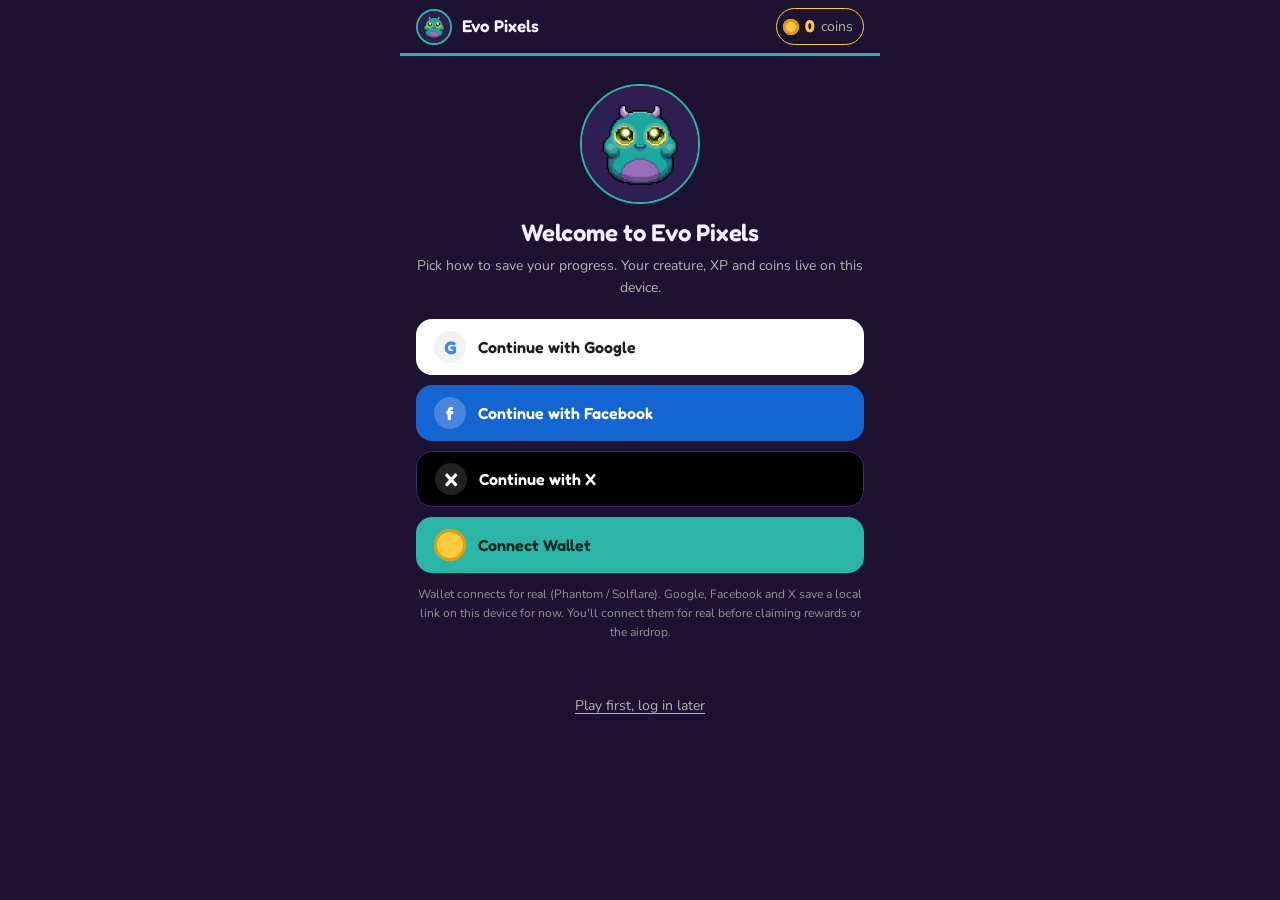
<file: game/index.html>
<!DOCTYPE html>
<html lang="en">
<head>
<meta charset="utf-8">
<meta name="viewport" content="width=device-width, initial-scale=1, viewport-fit=cover">
<title>Evo Pixels: Raise. Battle. Evolve.</title>
<meta name="description" content="Evo Pixels Telegram Mini App: raise your pixel creature, battle rivals, evolve it.">
<link rel="icon" href="data:image/svg+xml,%3Csvg xmlns='http://www.w3.org/2000/svg' viewBox='0 0 24 24'%3E%3Crect width='24' height='24' fill='%232ab5a6'/%3E%3Crect x='6' y='6' width='6' height='6' fill='%231e1233'/%3E%3Crect x='12' y='12' width='6' height='6' fill='%231e1233'/%3E%3C/svg%3E">
<script src="https://telegram.org/js/telegram-web-app.js"></script>
<link rel="stylesheet" href="styles.css">
</head>
<body>
<div class="app">
  <header class="topbar">
    <button class="topbar-art-btn" id="topbar-art-btn" type="button" aria-label="Account">
      <img class="topbar-art" id="topbar-art" src="assets/hero-creature.webp" alt="Evo Pixels" width="36" height="36">
    </button>
    <div class="brand"><span class="brand-name">Evo Pixels</span></div>
    <div class="coins" id="coins"><span class="coin-dot" aria-hidden="true"></span><span class="coins-num num" id="coins-num">0</span> <span class="coins-label">coins</span></div>
  </header>

  <main class="canvas" id="canvas">

    <!-- LOGIN: first run + account management -->
    <section class="view" id="view-login" hidden>
      <div class="login-mascot"><img src="assets/hero-creature.webp" alt="Evo Pixels creature" width="120" height="120"></div>
      <div id="login-welcome">
        <h1>Welcome to Evo Pixels</h1>
        <p class="lede">Pick how to save your progress. Your creature, XP and coins live on this device.</p>
      </div>
      <div id="login-has-account" hidden>
        <h1>Your account</h1>
        <p class="lede">These are linked to your game. Link another method any time.</p>
        <div class="account-chips" id="login-methods"></div>
      </div>
      <div class="login-options">
        <button class="login-btn login-google" id="login-google" type="button"><span class="login-mark" aria-hidden="true">G</span>Continue with Google</button>
        <button class="login-btn login-facebook" id="login-facebook" type="button"><span class="login-mark" aria-hidden="true">f</span>Continue with Facebook</button>
        <button class="login-btn login-x" id="login-x" type="button"><span class="login-mark" aria-hidden="true">X</span>Continue with X</button>
        <button class="login-btn login-wallet" id="login-wallet" type="button"><span class="login-mark coin-mark" aria-hidden="true"></span>Connect Wallet</button>
      </div>
      <p class="login-honest">Wallet connects for real (Phantom / Solflare). Google, Facebook and X save a local link on this device for now. You'll connect them for real before claiming rewards or the airdrop.</p>
      <p class="login-wallet-note" id="login-wallet-note" hidden>Heads up: you logged in with a wallet only. To claim rewards or the airdrop later, you'll also need to link Google, Facebook or X.</p>
      <p class="login-msg" id="login-msg" role="status"></p>
      <button class="btn-text" id="login-skip" type="button">Play first, log in later</button>
      <button class="btn-primary" id="login-back" type="button" hidden>Back to game</button>
    </section>

    <!-- STARTER PICKER: the toy shelf -->
    <section class="view" id="view-picker" hidden>
      <h1>Choose your starter</h1>
      <p class="lede">Pick one Evo to raise. You keep this one. The other seven become your rivals in the arena.</p>
      <div class="picker-grid" id="picker-grid" role="listbox" aria-label="Starter creatures"></div>
      <p class="picker-detail" id="picker-detail">Tap a creature to see its traits.</p>
      <button class="btn-primary" id="picker-confirm" disabled>Raise this Evo</button>
      <p class="note">Type chart: every element is strong against two and weak against at least one. Ember beats Leaf + Frost · Leaf beats Tide + Terra · Tide beats Ember + Terra · Volt beats Tide + Gale · Gale beats Leaf + Terra · Frost beats Leaf + Gale · Charm beats Frost + Volt · Terra beats Volt + Ember + Charm. Hits in battle say Super effective or Not very effective.</p>
    </section>

    <!-- HOME: the stage -->
    <section class="view" id="view-home" hidden>
      <h1 id="home-title">Your Evo</h1>
      <div class="stage">
        <div class="disc" id="home-disc"><img id="home-art" src="assets/hero-creature.webp" alt="Your creature" width="220" height="220"></div>
        <p class="creature-name"><span id="home-name">Evo #3</span> <span class="chip" id="home-element">Tide</span></p>
        <p class="creature-traits" id="home-traits">Teal · Wink · Gold Glow</p>
        <p class="skin-line">Skin: <strong id="home-skin">Original</strong> · <button class="link-btn" id="home-skin-change" type="button">Change</button></p>
        <p class="level-line"><span>Level <span class="num" id="home-level">1</span></span><span class="num" id="home-xp-text">0 / 30 XP</span></p>
        <div class="bar xp-bar" role="progressbar" aria-label="Experience progress"><span class="bar-fill" id="home-xp-fill" style="width:0%"></span></div>
        <p class="xp-note" id="home-xp-note">30 XP to level 2. Evolves at level 5.</p>
      </div>

      <div class="evolve-banner" id="evolve-banner" hidden>
        <p><strong>Your Evo is ready to evolve.</strong><br>Level 5 reached. Evolving is permanent: +25 max HP, +4 attack, and a new form with white wings and a gold crown.</p>
        <button class="btn-primary" id="evolve-go">Evolve now</button>
      </div>

      <h2 class="section-title">Care</h2>
      <div class="gauges">
        <div class="gauge-col">
          <span class="gauge-num num" id="stat-hunger-num">80</span>
          <div class="gauge-track" role="progressbar" aria-label="Hunger"><span class="gauge-fill" id="stat-hunger-fill" style="height:80%"></span></div>
          <span class="gauge-label">Hunger</span>
          <button class="btn-care" id="btn-feed">Feed<span class="care-cost">+18 Hunger · 1 Food · +8 XP</span></button>
        </div>
        <div class="gauge-col">
          <span class="gauge-num num" id="stat-happy-num">80</span>
          <div class="gauge-track" role="progressbar" aria-label="Happiness"><span class="gauge-fill" id="stat-happy-fill" style="height:80%"></span></div>
          <span class="gauge-label">Happiness</span>
          <button class="btn-care" id="btn-play">Play<span class="care-cost">+16 Happiness · 10 Energy · +8 XP</span></button>
        </div>
        <div class="gauge-col">
          <span class="gauge-num num" id="stat-energy-num">80</span>
          <div class="gauge-track" role="progressbar" aria-label="Energy"><span class="gauge-fill" id="stat-energy-fill" style="height:80%"></span></div>
          <span class="gauge-label">Energy</span>
          <button class="btn-care" id="btn-rest">Rest<span class="care-cost">+20 Energy · +5 XP</span></button>
        </div>
      </div>
      <p class="stat-note">Stats fall 1 point per hour while you are away. A hungry Evo (Hunger under 30) attacks 10% weaker in battle.</p>
      <p class="care-msg" id="care-msg" role="status"></p>
      <p class="daily-note" id="daily-note"></p>

      <div class="record-strip">
        <div><span class="record-num num" id="rec-wins">0</span><span class="record-label">Battles won</span></div>
        <div><span class="record-num num" id="rec-losses">0</span><span class="record-label">Battles lost</span></div>
        <div><span class="record-num num" id="rec-cares">0</span><span class="record-label">Care actions</span></div>
      </div>
      <div class="account-row" id="account-row">
        <div class="account-info">
          <p class="account-title">Account</p>
          <div class="account-chips" id="account-methods"></div>
          <p class="account-note" id="account-note" hidden>To claim rewards or the airdrop later, you'll also need to link Google, Facebook or X.</p>
        </div>
        <button class="btn-care account-manage" id="account-manage" type="button">Log in</button>
      </div>
      <p class="tg-strip" id="telegram-note" hidden><span class="tg-glyph" aria-hidden="true"></span>Open in Telegram for the full experience: haptics and the Battle button in the app bar.</p>
    </section>

    <!-- BATTLE: the arena -->
    <section class="view" id="view-battle" hidden>
      <h1>Battle</h1>
      <p class="lede" id="battle-intro">Win a battle: +30 XP and 15 coins. Lose: +10 XP, no coins. Your opponent's level scales with yours (your level, plus or minus 1).</p>

      <div id="battle-lobby">
        <div class="arena-empty">
          <p class="arena-note" id="arena-note">No battle running. The arena is quiet.</p>
          <button class="btn-primary" id="btn-find-opponent">Find opponent</button>
        </div>
      </div>

      <div id="battle-arena" hidden>
        <div class="fighters">
          <div class="fighter" id="fighter-player">
            <div class="disc disc-small"><img id="battle-player-art" src="assets/hero-creature.webp" alt="Your creature" width="120" height="120"></div>
            <p class="fighter-name"><span id="battle-player-name">Evo #3</span> <span class="chip" id="battle-player-element">Tide</span></p>
            <p class="fighter-level">Level <span class="num" id="battle-player-level">1</span></p>
            <p class="hp-line"><span>HP</span><span class="num" id="battle-player-hp">64 / 64</span></p>
            <div class="bar hp-bar" role="progressbar" aria-label="Your HP"><span class="bar-fill" id="battle-player-hp-fill" style="width:100%"></span></div>
            <p class="fighter-status" id="battle-player-status"></p>
          </div>
          <div class="vs" aria-hidden="true">VS</div>
          <div class="fighter" id="fighter-bot">
            <div class="disc disc-small"><img id="battle-bot-art" src="assets/creature-1.png" alt="Rival creature" width="120" height="120"></div>
            <p class="fighter-name"><span id="battle-bot-name">Evo #1</span> <span class="chip" id="battle-bot-element">Gale</span></p>
            <p class="fighter-level">Level <span class="num" id="battle-bot-level">1</span></p>
            <p class="hp-line"><span>HP</span><span class="num" id="battle-bot-hp">52 / 52</span></p>
            <div class="bar hp-bar" role="progressbar" aria-label="Rival HP"><span class="bar-fill" id="battle-bot-hp-fill" style="width:100%"></span></div>
            <p class="fighter-status" id="battle-bot-status"></p>
          </div>
        </div>
        <p class="battle-note" id="battle-note"></p>
        <div class="battle-actions" id="battle-actions">
          <button class="btn-primary btn-attack" id="btn-attack">Attack</button>
          <button class="btn-care" id="btn-special">Special<span class="care-cost">1.8x damage · 15 Energy</span></button>
          <button class="btn-care" id="btn-defend">Defend<span class="care-cost">Halve the next hit</span></button>
          <button class="btn-care" id="btn-item">Item<span class="care-cost">Food or Battle Gear</span></button>
        </div>
        <div class="item-picker" id="item-picker" hidden>
          <button class="btn-care" id="btn-item-food">Use Food<span class="care-cost">+20 HP · <span id="item-food-count">0</span> left</span></button>
          <button class="btn-care" id="btn-item-gear">Use Battle Gear<span class="care-cost">+50% attack this battle · <span id="item-gear-count">0</span> left</span></button>
          <button class="btn-text" id="btn-item-cancel">Cancel</button>
        </div>
        <p class="battle-msg" id="battle-msg" role="status"></p>
        <div class="log-wrap">
          <h2 class="section-title">Battle log</h2>
          <ul class="log" id="battle-log"></ul>
        </div>
        <div id="battle-result" hidden>
          <p class="result-line" id="result-line"></p>
          <button class="btn-primary" id="btn-battle-again">Battle again</button>
        </div>
      </div>
    </section>

    <!-- EVOLVE: the ceremony -->
    <section class="view" id="view-evolve" hidden>
      <h1>Evolution</h1>
      <div class="ceremony">
        <div class="disc" id="evolve-disc"><img id="evolve-art" src="assets/hero-creature.webp" alt="Your creature before evolving" width="220" height="220"><span class="sparkles" id="evolve-sparkles" aria-hidden="true"></span></div>
        <p class="creature-name" id="evolve-name">Evo #3</p>
        <p class="creature-traits" id="evolve-traits">Gen 1 · Level 5 · Ready to evolve</p>
      </div>
      <div id="evolve-before">
        <p class="lede">Evolving is permanent. Your Evo gains +25 max HP and +4 attack, and its form changes to the evolved art with white wings and a gold crown.</p>
        <button class="btn-primary" id="btn-evolve-now">Evolve now</button>
        <button class="btn-text" id="btn-evolve-later">Not yet</button>
      </div>
      <div id="evolve-after" hidden>
        <p class="lede" id="evolve-after-text">Your Evo evolved.</p>
        <button class="btn-primary" id="btn-evolve-home">Back to home</button>
      </div>
    </section>

    <!-- ITEMS: the shelf -->
    <section class="view" id="view-items" hidden>
      <h1>Items</h1>
      <p class="lede">Coins: <span class="num" id="items-coins">0</span>. Earn coins by winning battles (+15) and by your first care action each day (+10).</p>
      <h2 class="section-title">Inventory</h2>
      <div class="shelf" id="inventory-list"></div>
      <h2 class="section-title">Shop</h2>
      <ul class="shop-list" id="shop-list"></ul>
      <p class="note">More items coming. The full item shop opens on the website later.</p>
    </section>

    <!-- QUESTS: the path -->
    <section class="view" id="view-quests" hidden>
      <h1>Quests</h1>
      <p class="lede">Quests are how you earn your place in the $EVO airdrop. Progress below is your real progress in this game.</p>
      <ol class="quest-path" id="quest-list"></ol>
      <button class="btn-text" id="btn-reset">Reset game</button>
    </section>

    <!-- SKINS: the wardrobe -->
    <section class="view" id="view-skins" hidden>
      <h1>Skins</h1>
      <p class="lede">Dress your Evo. A skin changes how it looks on Home and in battle. Your creature, its element and its stats stay the same.</p>
      <p class="skins-coins">Coins: <span class="num" id="skins-coins">0</span></p>
      <div class="skin-grid" id="skin-grid"></div>
    </section>
  </main>

  <nav class="tabbar" id="tabbar" aria-label="Game sections">
    <button class="tab active" data-tab="home" type="button"><span class="tab-glyph glyph-home" aria-hidden="true"></span>Home</button>
    <button class="tab" data-tab="battle" type="button"><span class="tab-glyph glyph-battle" aria-hidden="true"></span>Battle</button>
    <button class="tab" data-tab="items" type="button"><span class="tab-glyph glyph-items" aria-hidden="true"></span>Items</button>
    <button class="tab" data-tab="quests" type="button"><span class="tab-glyph glyph-quests" aria-hidden="true"></span>Quests</button>
    <button class="tab" data-tab="skins" type="button"><span class="tab-glyph glyph-skins" aria-hidden="true"></span>Skins</button>
  </nav>
</div>
<script src="app.js"></script>
</body>
</html>
</file>
<file: game/styles.css>
/* Evo Pixels Mini App, improvement pass.
   Style: true-black-flat (seed 1035074079), face taken from the product:
   ground = brand dark purple, data hue = brand teal, gold only for coins.
   Type redraw: Fredoka (display, rounded, playful) + Nunito
   (text, rounded, readable), both self-hosted variable woff2, the old
   Press Start 2P / Schibsted pairing is gone.
   Every menu is its own composition: stage / arena / shelf / path /
   wardrobe / ceremony. No repeated card rows.
   Motion: transform + opacity only, spring easing, all gated behind
   prefers-reduced-motion: no-preference. */
@font-face {
  font-family: "Fredoka";
  src: url("assets/fonts/fredoka.woff2") format("woff2-variations");
  font-weight: 300 700;
  font-style: normal;
  font-display: swap;
}
@font-face {
  font-family: "Nunito";
  src: url("assets/fonts/nunito.woff2") format("woff2-variations");
  font-weight: 200 1000;
  font-style: normal;
  font-display: swap;
}
[hidden] { display: none !important; }
:root {
  --ground: #1e1233;
  --surface: #2a1b4a;
  --raised: #3d2a6b;
  --border: #3d2a6b;
  --rule: #35245e;
  --control: #8a7bb8;
  --text: #f4f0ff;
  --muted: #b4b4b4;
  --faint: #949494;
  --accent: #2ab5a6;
  --gold: #ffc93c;
  --positive: #2ab5a6;
  --negative: #e5566f;
  --pill-positive-bg: #172a1d;
  --pill-negative-bg: #2c1a20;
  --radius-card: 12px;
  --radius-control: 10px;
  --gap: 16px;
  --card-pad: 16px;
  --font-display: "Fredoka", "Nunito", system-ui, sans-serif;
  --font-text: "Nunito", system-ui, sans-serif;
  --spring: cubic-bezier(0.34, 1.56, 0.64, 1);
  --snap: cubic-bezier(0.32, 0.72, 0, 1);
}
* { box-sizing: border-box; }
html { -webkit-text-size-adjust: 100%; }
body {
  margin: 0;
  background: var(--ground);
  color: var(--text);
  font-family: var(--font-text);
  font-size: 14px;
  line-height: 1.55;
}
.num { font-variant-numeric: tabular-nums; }
h1 {
  font-family: var(--font-display);
  font-size: 24px;
  line-height: 1.2;
  font-weight: 600;
  margin: 8px 0 8px;
  letter-spacing: -0.01em;
}
.section-title {
  font-family: var(--font-display);
  font-size: 18px;
  font-weight: 600;
  margin: 20px 0 10px;
}
.lede { color: var(--muted); margin: 0 0 16px; }
.note { color: var(--faint); font-size: 12px; line-height: 1.6; margin: 12px 0 0; }

.app { max-width: 480px; margin: 0 auto; min-height: 100vh; display: flex; flex-direction: column; }

/* Top bar, the creature wears the header: your Evo's face in a ring,
   the wordmark, and coins as a purse (gold coin dot + count). */
.topbar {
  height: 56px;
  flex: none;
  display: flex;
  align-items: center;
  gap: 10px;
  padding: 0 16px;
  border-bottom: 3px solid var(--accent);
}
.topbar-art-btn {
  flex: none;
  border: none; background: none; padding: 0;
  border-radius: 50%;
  transition: transform 0.18s var(--spring);
}
.topbar-art-btn:active { transform: scale(0.9); }
.topbar-art {
  display: block;
  width: 36px; height: 36px;
  border-radius: 50%;
  border: 2px solid var(--accent);
  background: var(--ground);
  object-fit: cover;
}
.brand { display: flex; align-items: center; gap: 10px; min-width: 0; }
.brand-name { font-family: var(--font-display); font-size: 17px; font-weight: 600; white-space: nowrap; }
.coins {
  margin-left: auto;
  display: flex; align-items: center; gap: 6px;
  border: 1px solid var(--gold);
  border-radius: 999px;
  padding: 4px 10px 4px 6px;
  font-size: 14px;
}
.coin-dot {
  flex: none;
  width: 16px; height: 16px;
  border-radius: 50%;
  background: var(--gold);
  box-shadow: inset 0 0 0 3px #d99e12;
}
.coins-num { color: var(--gold); font-weight: 800; font-family: var(--font-display); font-size: 17px; }
.coins-label { color: var(--muted); }

.canvas { flex: 1; padding: 16px 16px 24px; }
.view[hidden] { display: none; }

/* Buttons: one inverted primary per screen; secondary is outlined.
   Chunky, springy press. */
button { font-family: inherit; cursor: pointer; }
button:disabled { opacity: 0.45; cursor: not-allowed; }
.btn-primary {
  display: block; width: 100%;
  min-height: 48px;
  border: none;
  border-radius: 999px;
  background: #ffffff;
  color: #111111;
  font-family: var(--font-display);
  font-size: 16px; font-weight: 600;
  transition: transform 0.18s var(--spring), background-color 0.15s ease;
}
.btn-primary:active { transform: scale(0.96); }
.btn-care {
  width: 100%;
  min-height: 52px;
  padding: 8px 6px;
  border: 1px solid var(--control);
  border-radius: var(--radius-control);
  background: transparent;
  color: var(--text);
  font-family: var(--font-display);
  font-size: 15px; font-weight: 600;
  transition: transform 0.18s var(--spring), border-color 0.15s ease;
}
.btn-care:active { transform: scale(0.95); }
.care-cost {
  display: block;
  font-family: var(--font-text);
  font-size: 11px; font-weight: 400;
  color: var(--muted);
  margin-top: 2px;
  line-height: 1.4;
}
.btn-text {
  display: block;
  margin: 16px auto 0;
  border: none; background: none;
  color: var(--muted);
  font-size: 14px;
  text-decoration: underline;
  text-underline-offset: 3px;
  padding: 8px;
}
.link-btn {
  border: none; background: none; padding: 0;
  color: var(--accent);
  font-size: 14px; font-weight: 700;
  text-decoration: underline;
  text-underline-offset: 3px;
}

/* The creature disc, the signature element, and the animation stage. */
.disc {
  width: 220px; height: 220px;
  margin: 4px auto 12px;
  border-radius: 50%;
  overflow: hidden;
  background: var(--ground);
  border: 1px solid var(--border);
  position: relative;
}
.disc img { width: 100%; height: 100%; object-fit: cover; display: block; }
.disc-small { width: 120px; height: 120px; margin: 0 auto 8px; }
.creature-name { font-family: var(--font-display); font-size: 19px; font-weight: 600; margin: 0 0 4px; }
.creature-traits { color: var(--muted); margin: 0 0 6px; }
.skin-line { color: var(--muted); font-size: 13px; margin: 0 0 12px; }
.level-line {
  display: flex; justify-content: space-between;
  font-size: 14px; margin: 0 0 6px;
}
.xp-note { color: var(--faint); font-size: 12px; margin: 6px 0 0; }
.chip {
  display: inline-block;
  font-size: 11px; font-weight: 700;
  padding: 2px 8px;
  border-radius: 999px;
  border: 1px solid var(--accent);
  color: var(--accent);
  vertical-align: middle;
  white-space: nowrap;
}

/* Bars: 8px track, teal fill is the one data hue. */
.bar {
  height: 8px;
  background: var(--raised);
  border-radius: 999px;
  overflow: hidden;
}
.bar-fill { display: block; height: 100%; background: var(--accent); border-radius: 999px; transition: width 0.35s var(--snap); }
.xp-bar { margin: 0; }

/* ---------- HOME: the stage ---------- */
.stage { text-align: center; margin-bottom: 8px; position: relative; }
.stage .disc { cursor: pointer; }

/* Care as three vertical gauge columns. */
.gauges { display: flex; gap: 12px; margin-bottom: 4px; }
.gauge-col {
  flex: 1;
  display: flex; flex-direction: column; align-items: center;
  background: var(--surface);
  border: 1px solid var(--border);
  border-radius: var(--radius-card);
  padding: 12px 8px;
}
.gauge-num { font-family: var(--font-display); font-size: 24px; font-weight: 700; line-height: 1; }
.gauge-track {
  width: 26px; height: 110px;
  margin: 10px 0;
  background: var(--raised);
  border-radius: 999px;
  position: relative;
  overflow: hidden;
}
.gauge-fill {
  position: absolute; bottom: 0; left: 0; right: 0;
  background: var(--accent);
  border-radius: 999px;
  transition: height 0.35s var(--snap);
}
.gauge-label { font-size: 13px; font-weight: 700; margin-bottom: 10px; }
.stat-note { color: var(--faint); font-size: 12px; line-height: 1.6; margin: 10px 0 0; }
.care-msg, .battle-msg { min-height: 20px; color: var(--positive); font-size: 13px; margin: 10px 0 0; }
.daily-note { color: var(--faint); font-size: 12px; margin: 4px 0 0; }

.evolve-banner {
  background: var(--surface);
  border: 1px solid var(--gold);
  border-radius: var(--radius-card);
  padding: var(--card-pad);
  margin-bottom: var(--gap);
}
.evolve-banner p { margin: 0 0 12px; }
.evolve-banner .btn-primary { background: var(--gold); }

/* Record: one divided strip, big numbers, label under value. */
.record-strip {
  display: flex;
  border-top: 1px solid var(--rule);
  border-bottom: 1px solid var(--rule);
  padding: 14px 0;
  margin-top: 20px;
}
.record-strip > div { flex: 1; text-align: center; }
.record-strip > div + div { border-left: 1px solid var(--rule); }
.record-num { display: block; font-family: var(--font-display); font-size: 26px; font-weight: 600; }
.record-label { display: block; color: var(--muted); font-size: 12px; margin-top: 2px; }

/* ---------- PICKER: the toy shelf ---------- */
.picker-grid {
  display: grid;
  grid-template-columns: 1fr 1fr;
  gap: 12px;
  margin-bottom: 12px;
}
.picker-card {
  background: var(--surface);
  border: 1px solid var(--border);
  border-radius: var(--radius-card);
  padding: 12px;
  text-align: center;
  color: var(--text);
  transition: transform 0.18s var(--spring), border-color 0.15s ease;
}
.picker-card:nth-child(even) { margin-top: 14px; }
.picker-card:active { transform: scale(0.97); }
.picker-card img { width: 96px; height: 96px; object-fit: cover; display: block; margin: 0 auto 8px; border-radius: 50%; background: var(--ground); }
.picker-card .picker-name { font-family: var(--font-display); font-weight: 600; font-size: 16px; margin: 0 0 2px; }
.picker-card .picker-traits { color: var(--muted); font-size: 12px; line-height: 1.5; margin: 0; }
.picker-card.selected { border: 2px solid var(--accent); }
.picker-detail { color: var(--muted); font-size: 13px; margin: 0 0 12px; text-align: center; }

/* ---------- BATTLE: the arena ---------- */
.arena-empty {
  background: var(--surface);
  border: 1px solid var(--border);
  border-radius: var(--radius-card);
  padding: 28px 16px;
  text-align: center;
}
.arena-note { color: var(--muted); margin: 0 0 16px; }
.fighters { display: flex; align-items: flex-start; gap: 8px; margin-bottom: 12px; }
.fighter {
  flex: 1; min-width: 0;
  background: var(--surface);
  border: 1px solid var(--border);
  border-radius: var(--radius-card);
  padding: 12px;
  text-align: center;
  position: relative;
}
.fighter-name { font-family: var(--font-display); font-weight: 600; font-size: 15px; margin: 0 0 2px; }
.fighter-level { color: var(--muted); font-size: 12px; margin: 0 0 8px; }
.hp-line { display: flex; justify-content: space-between; font-size: 13px; margin: 0 0 4px; }
.hp-bar { margin-bottom: 6px; height: 10px; }
.hp-bar .bar-fill { transition: width 0.4s var(--snap); }
.fighter-status { color: var(--faint); font-size: 12px; min-height: 18px; margin: 0; }
.vs {
  flex: none;
  align-self: center;
  font-family: var(--font-display);
  font-size: 15px; font-weight: 700;
  color: var(--muted);
}
.battle-note { color: var(--muted); font-size: 13px; margin: 0 0 12px; }
.battle-actions { display: grid; grid-template-columns: 1fr 1fr; gap: 8px; margin-bottom: 12px; }
.battle-actions .btn-attack { grid-column: 1 / -1; }
.item-picker { display: flex; gap: 8px; align-items: center; margin-bottom: 12px; }
.item-picker .btn-care { flex: 1; }
.log-wrap { margin-top: 12px; }
.log-wrap .section-title { margin-top: 0; }
.log { list-style: none; margin: 0; padding: 0; max-height: 180px; overflow-y: auto; }
.log li {
  font-size: 13px; line-height: 1.5;
  padding: 8px 0;
  border-top: 1px solid var(--rule);
}
.log li:first-child { border-top: none; padding-top: 0; }
.result-line { font-family: var(--font-display); font-size: 18px; font-weight: 600; text-align: center; margin: 16px 0 12px; }

/* Floating combat/effect chips: damage numbers, care gains. */
.float-text {
  position: absolute;
  left: 50%; top: 10px;
  transform: translateX(-50%);
  font-family: var(--font-display);
  font-size: 20px; font-weight: 700;
  color: var(--text);
  pointer-events: none;
  z-index: 5;
  white-space: nowrap;
}
.float-text.gold { color: var(--gold); }
.float-text.good { color: var(--positive); }
.float-text.hurt { color: var(--negative); }

/* ---------- EVOLVE: the ceremony ---------- */
.ceremony {
  text-align: center;
  background: var(--surface);
  border: 1px solid var(--gold);
  border-radius: 16px;
  padding: 20px 16px;
  margin-bottom: var(--gap);
  position: relative;
}
.sparkles { position: absolute; inset: 0; pointer-events: none; }
.spark {
  position: absolute;
  left: 50%; top: 110px;
  width: 9px; height: 9px;
  background: var(--gold);
  border-radius: 2px;
}

/* ---------- ITEMS: the shelf ---------- */
.shelf {
  display: flex; gap: 10px;
  overflow-x: auto;
  padding-bottom: 6px;
  margin-bottom: 4px;
}
.shelf-tile {
  flex: none;
  width: 118px;
  background: var(--surface);
  border: 1px solid var(--border);
  border-radius: var(--radius-card);
  padding: 14px 10px;
  text-align: center;
}
.shelf-tile .shelf-name { font-family: var(--font-display); font-weight: 600; font-size: 15px; margin: 0 0 2px; }
.shelf-tile .shelf-desc { color: var(--muted); font-size: 11px; line-height: 1.4; margin: 0 0 8px; min-height: 30px; }
.shelf-tile .shelf-count { display: block; font-family: var(--font-display); font-size: 22px; font-weight: 700; margin-bottom: 8px; }
.shelf-tile .shelf-count small { font-size: 12px; color: var(--muted); font-weight: 400; }
.shelf-tile .item-btn { width: 100%; }
.shop-list { list-style: none; margin: 0; padding: 0; }
.shop-row {
  display: flex; align-items: center; gap: 12px;
  padding: 14px 0;
  border-top: 1px solid var(--rule);
}
.shop-row:first-child { border-top: none; padding-top: 0; }
.shop-row:last-child { padding-bottom: 0; }
.shop-info { flex: 1; min-width: 0; }
.shop-name { font-family: var(--font-display); font-weight: 600; font-size: 16px; margin: 0; }
.shop-desc { color: var(--muted); font-size: 12px; margin: 2px 0 0; line-height: 1.5; }
.shop-price { font-family: var(--font-display); font-size: 20px; font-weight: 700; color: var(--gold); white-space: nowrap; }
.shop-price small { font-family: var(--font-text); font-size: 12px; font-weight: 400; color: var(--muted); }
.confetti-bit {
  position: absolute;
  left: 50%; top: 12px;
  width: 8px; height: 8px;
  background: var(--gold);
  border-radius: 2px;
  pointer-events: none;
  z-index: 5;
}
.item-btn {
  flex: none;
  min-height: 38px; padding: 6px 16px;
  border: 1px solid var(--control);
  border-radius: var(--radius-control);
  background: transparent; color: var(--text);
  font-family: var(--font-display);
  font-size: 14px; font-weight: 600;
  white-space: nowrap;
  transition: transform 0.18s var(--spring);
}
.item-btn:active { transform: scale(0.95); }

/* ---------- QUESTS: the path ---------- */
.quest-path { list-style: none; margin: 0; padding: 0; position: relative; }
.quest-path::before {
  content: "";
  position: absolute;
  left: 11px; top: 10px; bottom: 10px;
  width: 2px;
  background: var(--rule);
}
.quest-node { position: relative; padding: 0 0 22px 38px; }
.quest-node:last-child { padding-bottom: 0; }
.quest-dot {
  position: absolute; left: 0; top: 2px;
  width: 24px; height: 24px;
  border-radius: 50%;
  border: 2px solid var(--faint);
  background: var(--ground);
}
.quest-node.done .quest-dot { background: var(--gold); border-color: var(--gold); }
.quest-node.progress .quest-dot { border-color: var(--accent); }
.quest-name { font-family: var(--font-display); font-weight: 600; font-size: 16px; margin: 0; }
.quest-status { font-size: 12px; font-weight: 700; }
.quest-node.done .quest-status { color: var(--gold); }
.quest-node.progress .quest-status { color: var(--positive); }
.quest-node.soon .quest-status { color: var(--faint); }
.quest-desc { color: var(--muted); font-size: 13px; margin: 4px 0 0; }
.quest-progress { color: var(--faint); font-size: 12px; margin: 4px 0 0; }

/* ---------- SKINS: the wardrobe ---------- */
.skins-coins { font-size: 15px; margin: 0 0 12px; }
.skins-coins .num { color: var(--gold); font-family: var(--font-display); font-size: 18px; font-weight: 700; }
.skin-grid { display: grid; grid-template-columns: 1fr 1fr; gap: 12px; }
.skin-card {
  background: var(--surface);
  border: 1px solid var(--border);
  border-radius: var(--radius-card);
  padding: 10px;
  text-align: center;
  transition: transform 0.18s var(--spring), border-color 0.15s ease;
}
.skin-card:active { transform: scale(0.97); }
.skin-card.equipped { border: 2px solid var(--accent); }
.skin-card img { width: 100%; border-radius: 8px; display: block; margin-bottom: 8px; }
.skin-name { font-family: var(--font-display); font-weight: 600; font-size: 15px; margin: 0 0 2px; }
.skin-traits { color: var(--muted); font-size: 11px; line-height: 1.5; margin: 0 0 8px; min-height: 32px; }
.skin-price { font-family: var(--font-display); font-size: 16px; font-weight: 700; color: var(--gold); margin: 0 0 8px; }
.skin-price.free { color: var(--positive); }
.skin-lock { color: var(--faint); font-size: 11px; margin: 0 0 8px; }
.skin-card .btn-care { min-height: 40px; }

/* Bottom dock: a floating game bar, each tab with its own pixel glyph.
   Active tab is a filled teal pill; the glyph turns dark on it. */
.tabbar {
  flex: none;
  display: flex;
  gap: 4px;
  margin: 0 12px calc(12px + env(safe-area-inset-bottom, 0px));
  padding: 6px;
  background: var(--surface);
  border: 1px solid var(--border);
  border-radius: 20px;
}
.tab {
  flex: 1;
  min-height: 52px;
  border: none;
  background: none;
  color: var(--muted);
  font-family: var(--font-display);
  font-size: 12px; font-weight: 600;
  border-radius: 14px;
  display: flex; flex-direction: column; align-items: center; justify-content: center; gap: 5px;
  transition: transform 0.15s var(--spring), background-color 0.15s ease, color 0.15s ease;
}
.tab:active { transform: scale(0.94); }
.tab.active { background: var(--accent); color: #082622; }
.tab-glyph { width: 12px; height: 12px; flex: none; }
.glyph-home { background: var(--accent); border-radius: 3px; }
.glyph-battle { background: #e85d5d; transform: rotate(45deg); border-radius: 2px; }
.glyph-items { background: var(--gold); border-radius: 50%; }
.glyph-quests { background: #8a6fe0; border-radius: 3px; }
.glyph-skins { background: #e87fb0; border-radius: 50%; }
.tab.active .tab-glyph { background: #082622; }

/* ---------- LOGIN: the welcome mat ---------- */
.login-mascot { text-align: center; margin: 12px 0 4px; }
.login-mascot img { width: 120px; height: 120px; border-radius: 50%; border: 2px solid var(--accent); background: var(--surface); object-fit: cover; display: inline-block; }
#view-login h1 { text-align: center; }
#view-login .lede { text-align: center; margin-inline: auto; }
.login-options { display: flex; flex-direction: column; gap: 10px; margin: 20px 0 12px; }
.login-btn {
  display: flex; align-items: center; gap: 12px;
  width: 100%; min-height: 56px;
  padding: 0 18px;
  border: none; border-radius: 16px;
  font-family: var(--font-display); font-size: 16px; font-weight: 600;
  transition: transform 0.18s var(--spring);
}
.login-btn:active { transform: scale(0.96); }
.login-mark {
  flex: none;
  width: 32px; height: 32px;
  border-radius: 50%;
  display: inline-flex; align-items: center; justify-content: center;
  font-family: var(--font-display); font-size: 18px; font-weight: 700;
}
.login-google { background: #ffffff; color: #1f1f1f; }
.login-google .login-mark { background: #f2f2f2; color: #4285f4; }
.login-facebook { background: #1464d2; color: #ffffff; }
.login-facebook .login-mark { background: rgba(255,255,255,0.22); color: #ffffff; }
.login-x { background: #000000; color: #ffffff; border: 1px solid var(--border); }
.login-x .login-mark { background: #222222; color: #ffffff; }
.login-wallet { background: var(--accent); color: #082622; }
.login-wallet .coin-mark { background: var(--gold); box-shadow: inset 0 0 0 3px #d99e12; }
.login-honest { color: var(--faint); font-size: 12px; line-height: 1.6; text-align: center; margin: 4px 0 0; }
.login-wallet-note { color: var(--gold); font-size: 13px; line-height: 1.5; text-align: center; margin: 12px 0 0; }
.login-msg { min-height: 20px; color: var(--positive); font-size: 13px; text-align: center; margin: 10px 0 0; }
#login-back { margin-top: 12px; }

/* ---------- ACCOUNT: one row on Home ---------- */
.account-row {
  display: flex; align-items: center; gap: 12px;
  background: var(--surface);
  border: 1px solid var(--border);
  border-radius: var(--radius-card);
  padding: 14px;
  margin-top: 20px;
}
.account-info { flex: 1; min-width: 0; }
.account-title { font-family: var(--font-display); font-weight: 600; font-size: 15px; margin: 0 0 6px; }
.account-chips { display: flex; flex-wrap: wrap; gap: 6px; }
.account-chip {
  display: inline-block;
  font-size: 12px; font-weight: 700;
  padding: 3px 9px;
  border-radius: 999px;
  border: 1px solid var(--control);
  color: var(--text);
  white-space: nowrap;
}
.account-none { color: var(--faint); font-size: 13px; }
.account-note { color: var(--gold); font-size: 12px; line-height: 1.5; margin: 8px 0 0; }
.btn-care.account-manage { flex: none; width: auto; min-height: 40px; padding: 8px 16px; }

/* Telegram strip: the one place that points out of the game. */
.tg-strip {
  display: flex; align-items: flex-start; gap: 10px;
  background: var(--surface);
  border-left: 4px solid var(--accent);
  border-radius: 0 12px 12px 0;
  padding: 12px 14px;
  color: var(--muted);
  font-size: 13px; line-height: 1.5;
  margin: 16px 0 0;
}
.tg-glyph { flex: none; width: 12px; height: 12px; margin-top: 3px; background: var(--accent); border-radius: 3px; }
:focus-visible { outline: 2px solid var(--accent); outline-offset: 2px; }

/* ---------- MOTION: transform + opacity only, spring easing.
   Everything below applies ONLY when the user has not asked for
   reduced motion. Without it, content simply appears. ---------- */
@keyframes breathe {
  0%, 100% { transform: translateY(0) scale(1); }
  50% { transform: translateY(-5px) scale(1.02); }
}
@keyframes squash {
  0% { transform: scale(1, 1); }
  30% { transform: scale(1.16, 0.78); }
  60% { transform: scale(0.92, 1.1); }
  100% { transform: scale(1, 1); }
}
@keyframes hop {
  0%, 100% { transform: translateY(0); }
  40% { transform: translateY(-16px); }
}
@keyframes jump-wiggle {
  0%, 100% { transform: translateY(0) rotate(0deg); }
  35% { transform: translateY(-20px) rotate(-4deg); }
  70% { transform: translateY(0) rotate(3deg); }
}
@keyframes droop {
  0% { transform: translateY(0) scale(1, 1); }
  100% { transform: translateY(7px) scale(1.05, 0.9); }
}
@keyframes lunge-r {
  0% { transform: translateX(0); }
  35% { transform: translateX(26px); }
  100% { transform: translateX(0); }
}
@keyframes lunge-l {
  0% { transform: translateX(0); }
  35% { transform: translateX(-26px); }
  100% { transform: translateX(0); }
}
@keyframes shake {
  0%, 100% { transform: translateX(0); }
  20% { transform: translateX(-7px); }
  40% { transform: translateX(6px); }
  60% { transform: translateX(-4px); }
  80% { transform: translateX(3px); }
}
@keyframes ko-fall {
  to { transform: translateY(16px) rotate(14deg); opacity: 0.35; }
}
@keyframes celebrate {
  0%, 100% { transform: translateY(0); }
  30% { transform: translateY(-18px); }
  60% { transform: translateY(0); }
  80% { transform: translateY(-8px); }
}
@keyframes float-up {
  0% { opacity: 0; transform: translate(-50%, 4px) scale(0.8); }
  18% { opacity: 1; transform: translate(-50%, 0) scale(1.05); }
  100% { opacity: 0; transform: translate(-50%, -48px) scale(1); }
}
@keyframes spark-burst {
  0% { opacity: 1; transform: translate(-50%, -50%) scale(0.4) rotate(0deg); }
  100% { opacity: 0; transform: translate(calc(-50% + var(--dx, 0px)), calc(-50% + var(--dy, 0px))) scale(1.15) rotate(120deg); }
}
@keyframes confetti-fall {
  0% { opacity: 1; transform: translate(-50%, 0) rotate(0deg); }
  100% { opacity: 0; transform: translate(calc(-50% + var(--dx, 0px)), 96px) rotate(280deg); }
}
@keyframes view-in {
  from { opacity: 0; transform: translateY(12px); }
  to { opacity: 1; transform: translateY(0); }
}
@keyframes evolve-grow {
  0% { transform: scale(0.55); }
  60% { transform: scale(1.14); }
  100% { transform: scale(1); }
}

@media (prefers-reduced-motion: no-preference) {
  /* The creature is alive on its stage. */
  .stage .disc img { animation: breathe 3.4s ease-in-out infinite; }
  .ceremony .disc img { animation: breathe 3.4s ease-in-out infinite; }
  .disc.anim-squash img { animation: squash 0.5s var(--spring); }
  .disc.anim-hop img { animation: hop 0.45s ease-out 2; }
  .disc.anim-jump img { animation: jump-wiggle 0.7s var(--spring); }
  .disc.anim-droop img { animation: droop 1s ease-in-out forwards; }
  .disc.anim-grow img { animation: evolve-grow 0.8s var(--spring); }
  /* Battle: lunge, shake, fall, celebrate. */
  .fighter.anim-lunge-r { animation: lunge-r 0.45s var(--snap); }
  .fighter.anim-lunge-l { animation: lunge-l 0.45s var(--snap); }
  .fighter.anim-shake { animation: shake 0.45s ease-in-out; }
  .fighter.anim-ko { animation: ko-fall 0.6s ease-in forwards; }
  /* The loser stays down after the fall (kept until the next battle). */
  .fighter.is-ko { transform: translateY(16px) rotate(14deg); opacity: 0.35; transition: transform 0.6s ease-in, opacity 0.6s ease-in; }
  .fighter.anim-celebrate { animation: celebrate 0.8s var(--spring) 2; }
  /* Floating chips and sparkles. */
  .float-text { animation: float-up 0.95s ease-out forwards; }
  .spark { animation: spark-burst 0.85s ease-out forwards; }
  .confetti-bit { animation: confetti-fall 0.9s ease-in forwards; }
  /* Menu changes rise in. */
  .view.view-enter { animation: view-in 0.22s var(--snap); }
}
</file>
